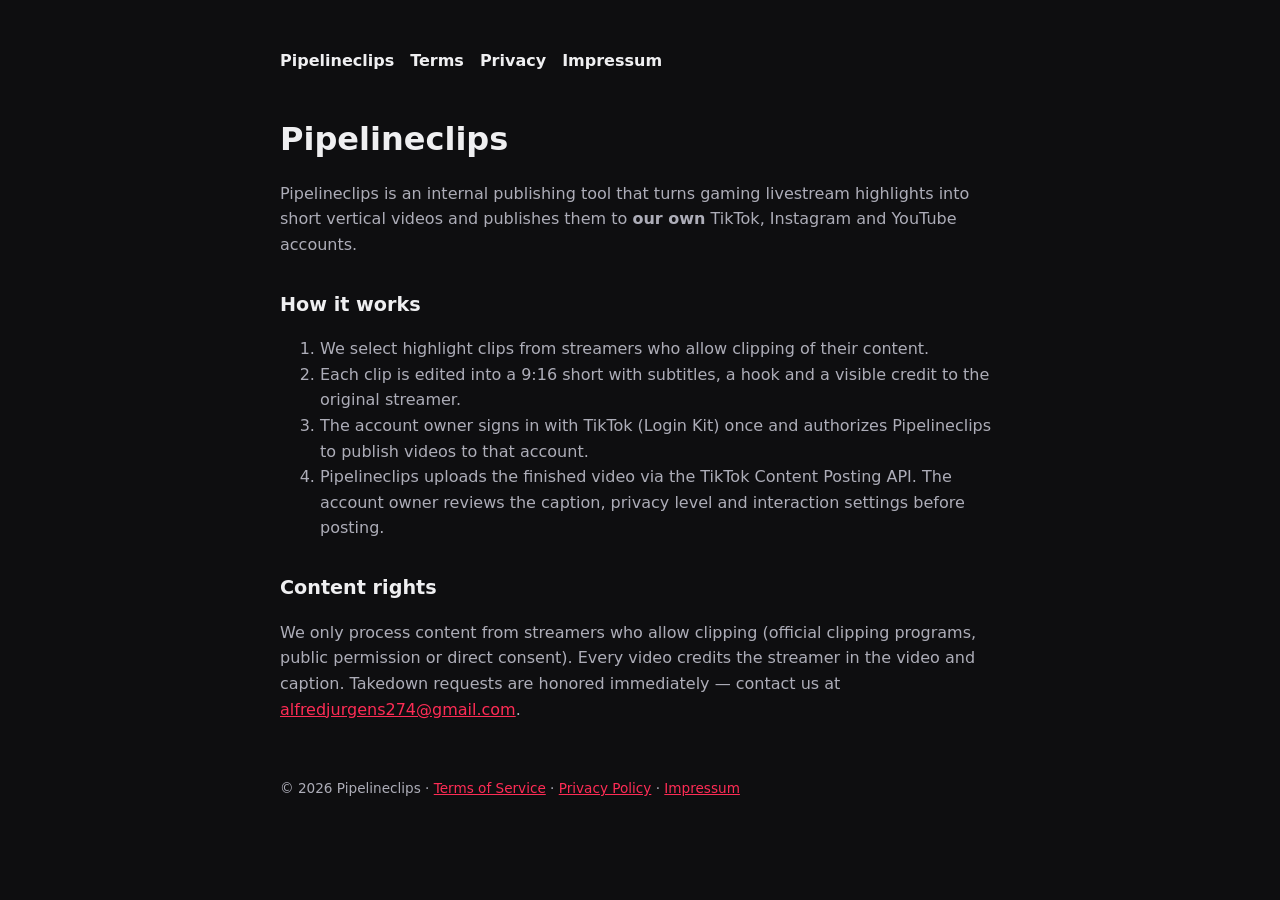
<file: index.html>
<!DOCTYPE html><html lang="en"><head><meta charset="utf-8"><meta name="viewport" content="width=device-width,initial-scale=1"><title>Pipelineclips</title><link rel="stylesheet" href="style.css"></head><body><main>
<nav><a href="./">Pipelineclips</a><a href="terms.html">Terms</a><a href="privacy.html">Privacy</a><a href="impressum.html">Impressum</a></nav>
<h1>Pipelineclips</h1>
<p>Pipelineclips is an internal publishing tool that turns gaming livestream highlights into short vertical videos and publishes them to <strong>our own</strong> TikTok, Instagram and YouTube accounts.</p>
<h2>How it works</h2>
<ol>
<li>We select highlight clips from streamers who allow clipping of their content.</li>
<li>Each clip is edited into a 9:16 short with subtitles, a hook and a visible credit to the original streamer.</li>
<li>The account owner signs in with TikTok (Login Kit) once and authorizes Pipelineclips to publish videos to that account.</li>
<li>Pipelineclips uploads the finished video via the TikTok Content Posting API. The account owner reviews the caption, privacy level and interaction settings before posting.</li>
</ol>
<h2>Content rights</h2>
<p>We only process content from streamers who allow clipping (official clipping programs, public permission or direct consent). Every video credits the streamer in the video and caption. Takedown requests are honored immediately — contact us at <a href="mailto:alfredjurgens274@gmail.com">alfredjurgens274@gmail.com</a>.</p>
<footer>© 2026 Pipelineclips · <a href="terms.html">Terms of Service</a> · <a href="privacy.html">Privacy Policy</a> · <a href="impressum.html">Impressum</a></footer>
</main></body></html>
</file>
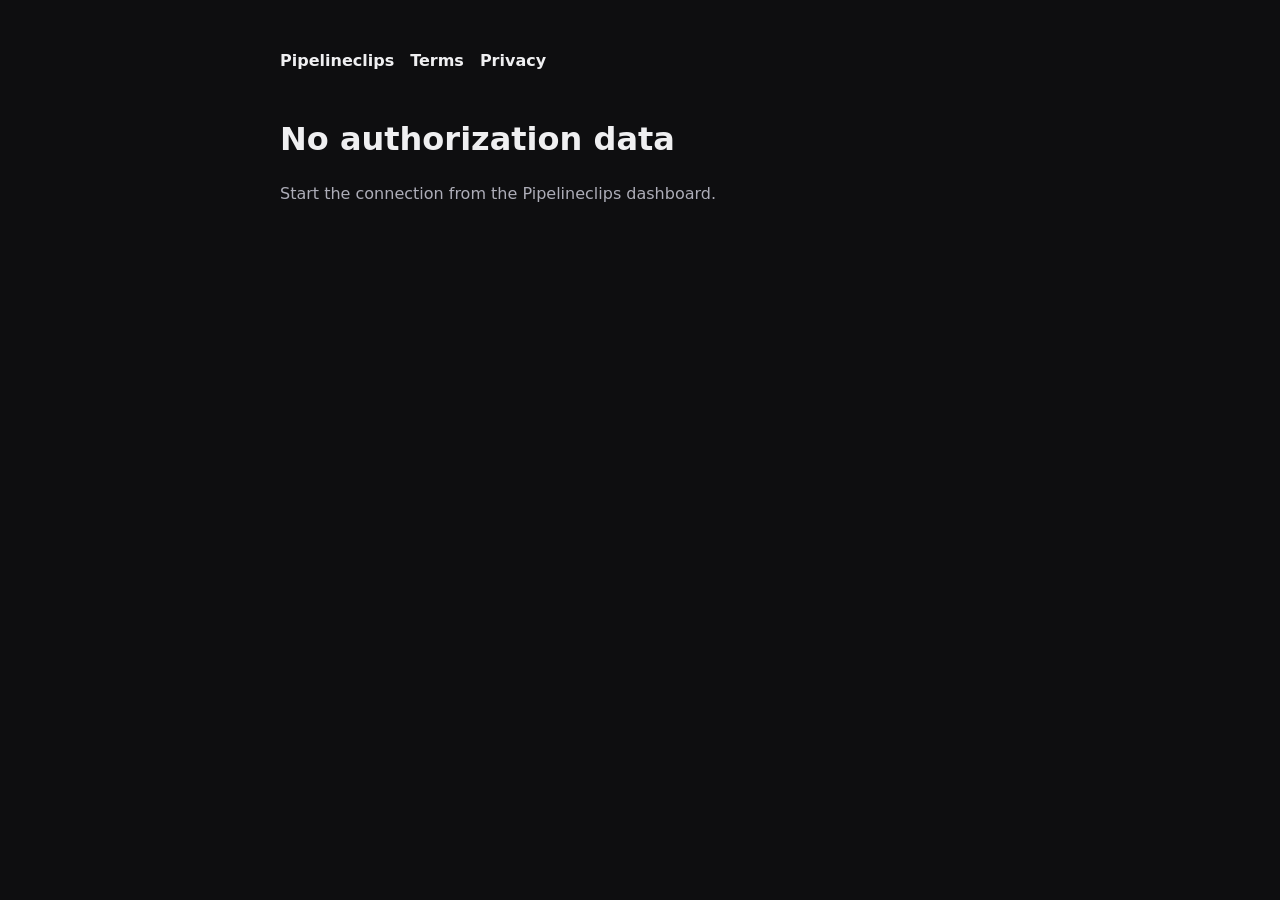
<file: callback.html>
<!DOCTYPE html><html lang="en"><head><meta charset="utf-8"><meta name="viewport" content="width=device-width,initial-scale=1"><meta name="robots" content="noindex"><title>Connect TikTok – Pipelineclips</title><link rel="stylesheet" href="style.css">
<style>code{display:block;background:#1f1f23;padding:12px;border-radius:8px;word-break:break-all;color:#efeff1;margin:8px 0}button{background:#fe2c55;color:#fff;border:0;border-radius:8px;padding:10px 16px;font-weight:600;cursor:pointer}</style></head><body><main>
<nav><a href="./">Pipelineclips</a><a href="terms.html">Terms</a><a href="privacy.html">Privacy</a></nav>
<h1 id="h">Connecting TikTok…</h1><div id="out"></div>
<script>
const p=new URLSearchParams(location.search),o=document.getElementById('out'),h=document.getElementById('h');
if(p.get('error')){h.textContent='Authorization failed';o.innerHTML='<p>'+(p.get('error_description')||p.get('error')).replace(/</g,'&lt;')+'</p>';}
else if(p.get('code')){h.textContent='TikTok account authorized';
const code=p.get('code');o.innerHTML='<p>Paste this authorization code into the Pipelineclips dashboard. It expires in a few minutes and can only be used once.</p><code id="c"></code><button id="b">Copy code</button>';
document.getElementById('c').textContent=code;document.getElementById('b').onclick=()=>navigator.clipboard.writeText(code).then(()=>document.getElementById('b').textContent='Copied');}
else{h.textContent='No authorization data';o.innerHTML='<p>Start the connection from the Pipelineclips dashboard.</p>';}
</script>
</main></body></html>
</file>
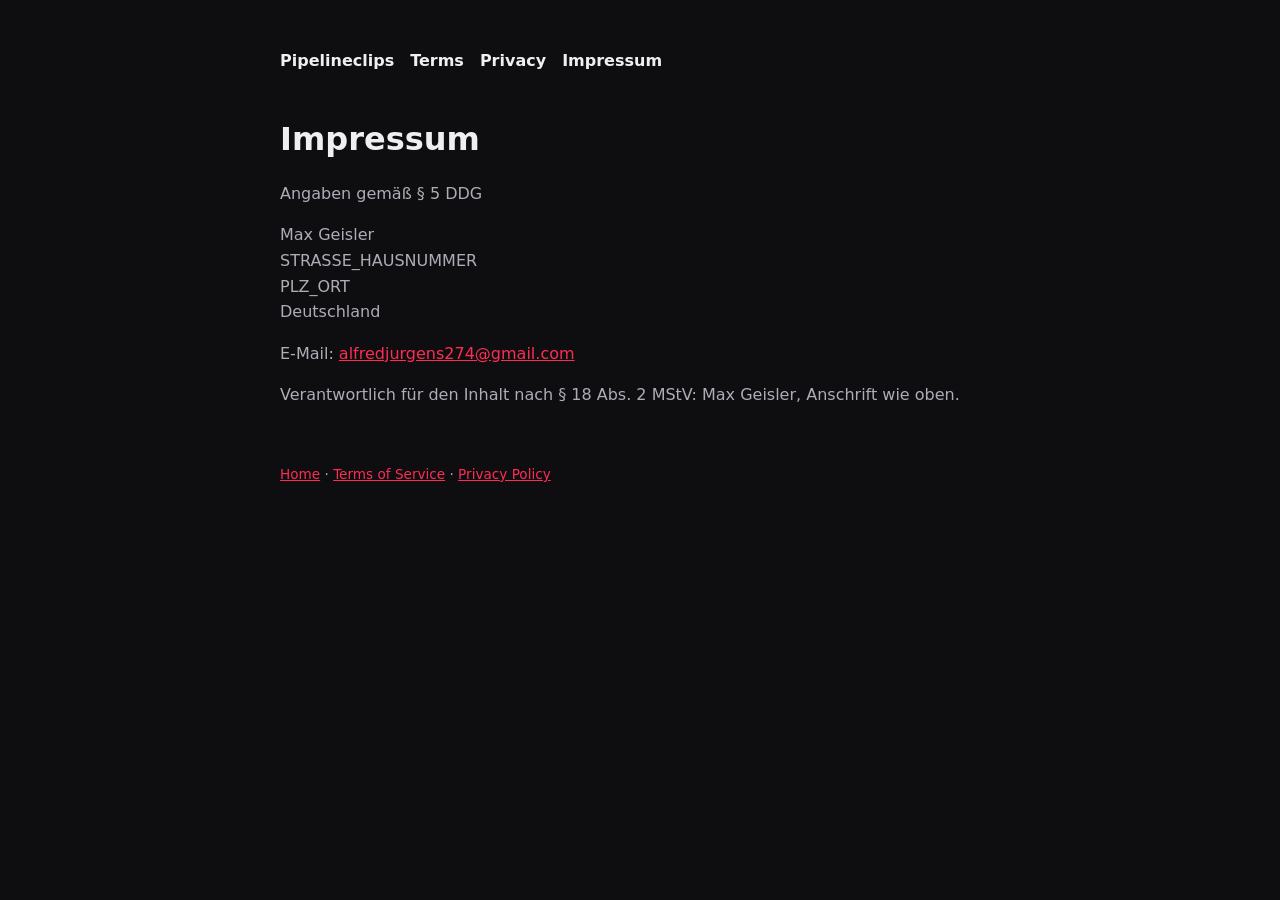
<file: impressum.html>
<!DOCTYPE html><html lang="de"><head><meta charset="utf-8"><meta name="viewport" content="width=device-width,initial-scale=1"><title>Impressum – Pipelineclips</title><link rel="stylesheet" href="style.css"></head><body><main>
<nav><a href="./">Pipelineclips</a><a href="terms.html">Terms</a><a href="privacy.html">Privacy</a><a href="impressum.html">Impressum</a></nav>
<h1>Impressum</h1>
<p>Angaben gemäß § 5 DDG</p>
<p>Max Geisler<br>STRASSE_HAUSNUMMER<br>PLZ_ORT<br>Deutschland</p>
<p>E-Mail: <a href="mailto:alfredjurgens274@gmail.com">alfredjurgens274@gmail.com</a></p>
<p>Verantwortlich für den Inhalt nach § 18 Abs. 2 MStV: Max Geisler, Anschrift wie oben.</p>
<footer><a href="./">Home</a> · <a href="terms.html">Terms of Service</a> · <a href="privacy.html">Privacy Policy</a></footer>
</main></body></html>
</file>
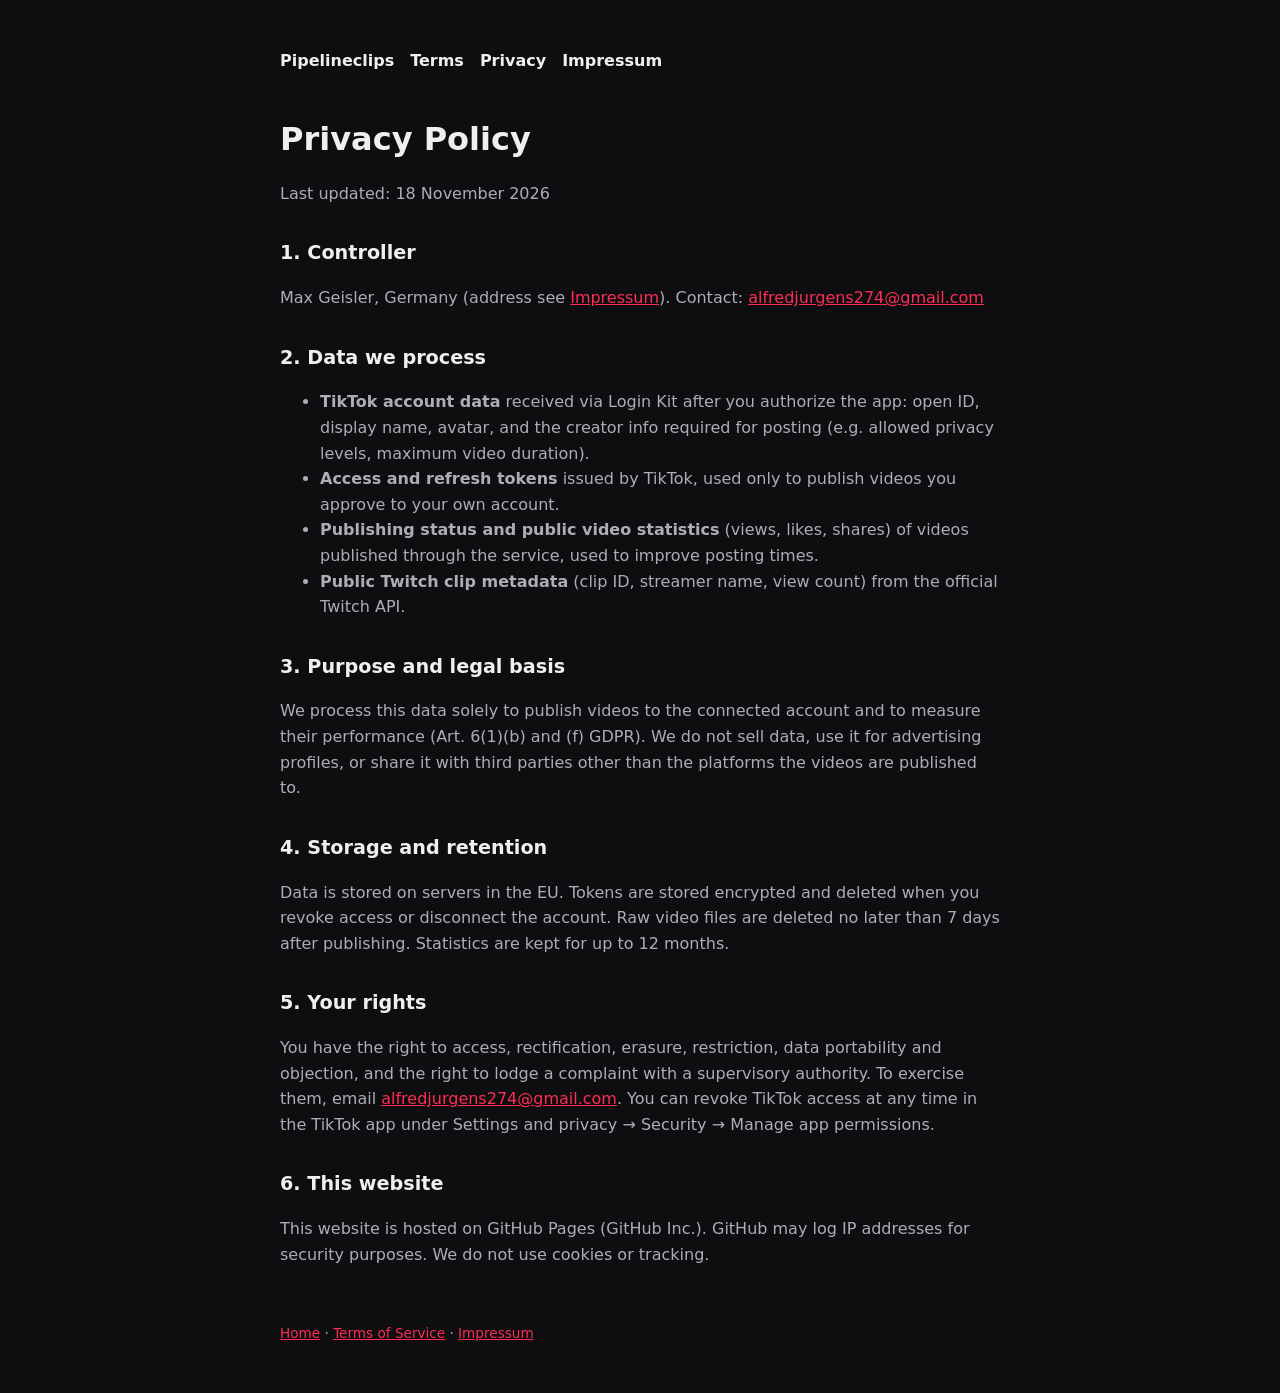
<file: privacy.html>
<!DOCTYPE html><html lang="en"><head><meta charset="utf-8"><meta name="viewport" content="width=device-width,initial-scale=1"><title>Privacy Policy – Pipelineclips</title><link rel="stylesheet" href="style.css"></head><body><main>
<nav><a href="./">Pipelineclips</a><a href="terms.html">Terms</a><a href="privacy.html">Privacy</a><a href="impressum.html">Impressum</a></nav>
<h1>Privacy Policy</h1><p>Last updated: 18 November 2026</p>
<h2>1. Controller</h2><p>Max Geisler, Germany (address see <a href="impressum.html">Impressum</a>). Contact: <a href="mailto:alfredjurgens274@gmail.com">alfredjurgens274@gmail.com</a></p>
<h2>2. Data we process</h2>
<ul>
<li><strong>TikTok account data</strong> received via Login Kit after you authorize the app: open ID, display name, avatar, and the creator info required for posting (e.g. allowed privacy levels, maximum video duration).</li>
<li><strong>Access and refresh tokens</strong> issued by TikTok, used only to publish videos you approve to your own account.</li>
<li><strong>Publishing status and public video statistics</strong> (views, likes, shares) of videos published through the service, used to improve posting times.</li>
<li><strong>Public Twitch clip metadata</strong> (clip ID, streamer name, view count) from the official Twitch API.</li>
</ul>
<h2>3. Purpose and legal basis</h2><p>We process this data solely to publish videos to the connected account and to measure their performance (Art. 6(1)(b) and (f) GDPR). We do not sell data, use it for advertising profiles, or share it with third parties other than the platforms the videos are published to.</p>
<h2>4. Storage and retention</h2><p>Data is stored on servers in the EU. Tokens are stored encrypted and deleted when you revoke access or disconnect the account. Raw video files are deleted no later than 7 days after publishing. Statistics are kept for up to 12 months.</p>
<h2>5. Your rights</h2><p>You have the right to access, rectification, erasure, restriction, data portability and objection, and the right to lodge a complaint with a supervisory authority. To exercise them, email <a href="mailto:alfredjurgens274@gmail.com">alfredjurgens274@gmail.com</a>. You can revoke TikTok access at any time in the TikTok app under Settings and privacy → Security → Manage app permissions.</p>
<h2>6. This website</h2><p>This website is hosted on GitHub Pages (GitHub Inc.). GitHub may log IP addresses for security purposes. We do not use cookies or tracking.</p>
<footer><a href="./">Home</a> · <a href="terms.html">Terms of Service</a> · <a href="impressum.html">Impressum</a></footer>
</main></body></html>
</file>
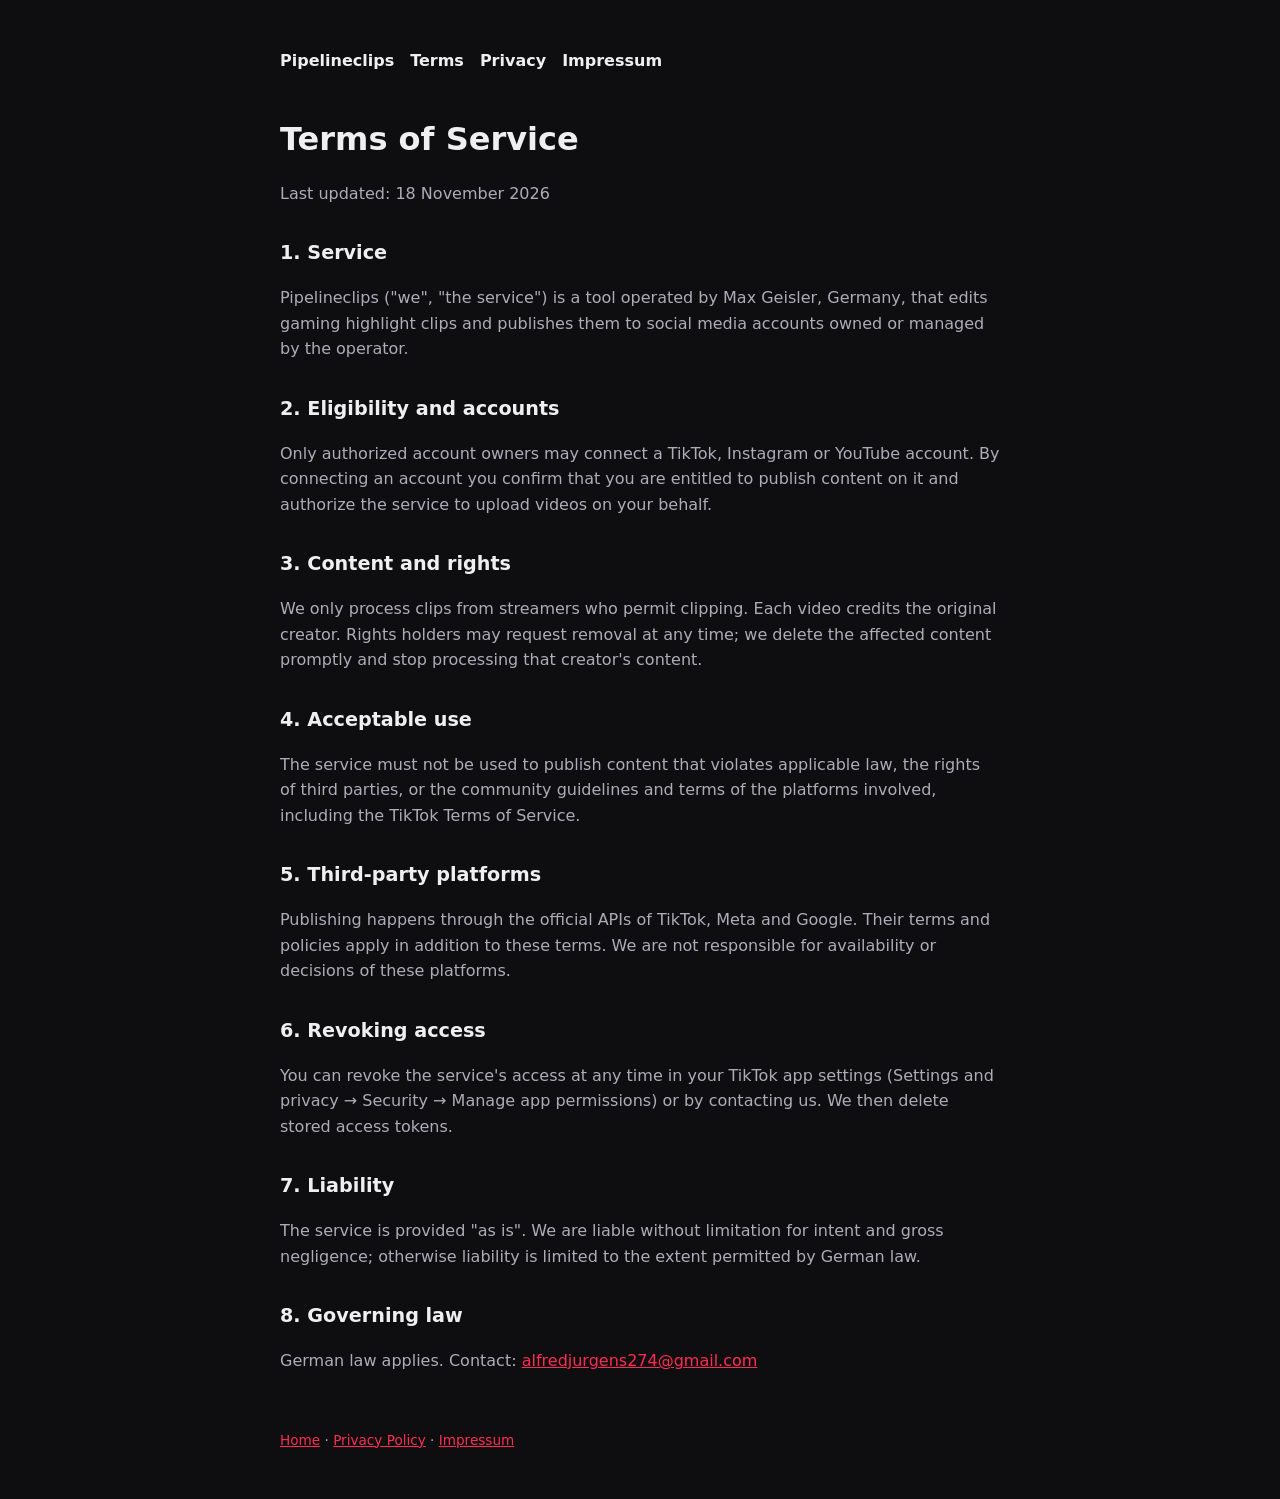
<file: terms.html>
<!DOCTYPE html><html lang="en"><head><meta charset="utf-8"><meta name="viewport" content="width=device-width,initial-scale=1"><title>Terms of Service – Pipelineclips</title><link rel="stylesheet" href="style.css"></head><body><main>
<nav><a href="./">Pipelineclips</a><a href="terms.html">Terms</a><a href="privacy.html">Privacy</a><a href="impressum.html">Impressum</a></nav>
<h1>Terms of Service</h1><p>Last updated: 18 November 2026</p>
<h2>1. Service</h2><p>Pipelineclips ("we", "the service") is a tool operated by Max Geisler, Germany, that edits gaming highlight clips and publishes them to social media accounts owned or managed by the operator.</p>
<h2>2. Eligibility and accounts</h2><p>Only authorized account owners may connect a TikTok, Instagram or YouTube account. By connecting an account you confirm that you are entitled to publish content on it and authorize the service to upload videos on your behalf.</p>
<h2>3. Content and rights</h2><p>We only process clips from streamers who permit clipping. Each video credits the original creator. Rights holders may request removal at any time; we delete the affected content promptly and stop processing that creator's content.</p>
<h2>4. Acceptable use</h2><p>The service must not be used to publish content that violates applicable law, the rights of third parties, or the community guidelines and terms of the platforms involved, including the TikTok Terms of Service.</p>
<h2>5. Third-party platforms</h2><p>Publishing happens through the official APIs of TikTok, Meta and Google. Their terms and policies apply in addition to these terms. We are not responsible for availability or decisions of these platforms.</p>
<h2>6. Revoking access</h2><p>You can revoke the service's access at any time in your TikTok app settings (Settings and privacy → Security → Manage app permissions) or by contacting us. We then delete stored access tokens.</p>
<h2>7. Liability</h2><p>The service is provided "as is". We are liable without limitation for intent and gross negligence; otherwise liability is limited to the extent permitted by German law.</p>
<h2>8. Governing law</h2><p>German law applies. Contact: <a href="mailto:alfredjurgens274@gmail.com">alfredjurgens274@gmail.com</a></p>
<footer><a href="./">Home</a> · <a href="privacy.html">Privacy Policy</a> · <a href="impressum.html">Impressum</a></footer>
</main></body></html>
</file>
<file: style.css>
:root{--bg:#0e0e10;--fg:#efeff1;--mut:#adadb8;--acc:#fe2c55}
*{box-sizing:border-box}body{margin:0;background:var(--bg);color:var(--fg);font:16px/1.6 system-ui,-apple-system,Segoe UI,Roboto,sans-serif}
main{max-width:760px;margin:0 auto;padding:48px 20px}h1{font-size:2rem;margin:0 0 8px}h2{margin-top:32px;font-size:1.2rem}
a{color:var(--acc)}p,li{color:var(--mut)}nav{display:flex;gap:16px;margin-bottom:40px;font-weight:600}nav a{color:var(--fg);text-decoration:none}
footer{margin-top:56px;font-size:.85rem;color:var(--mut)}
</file>
